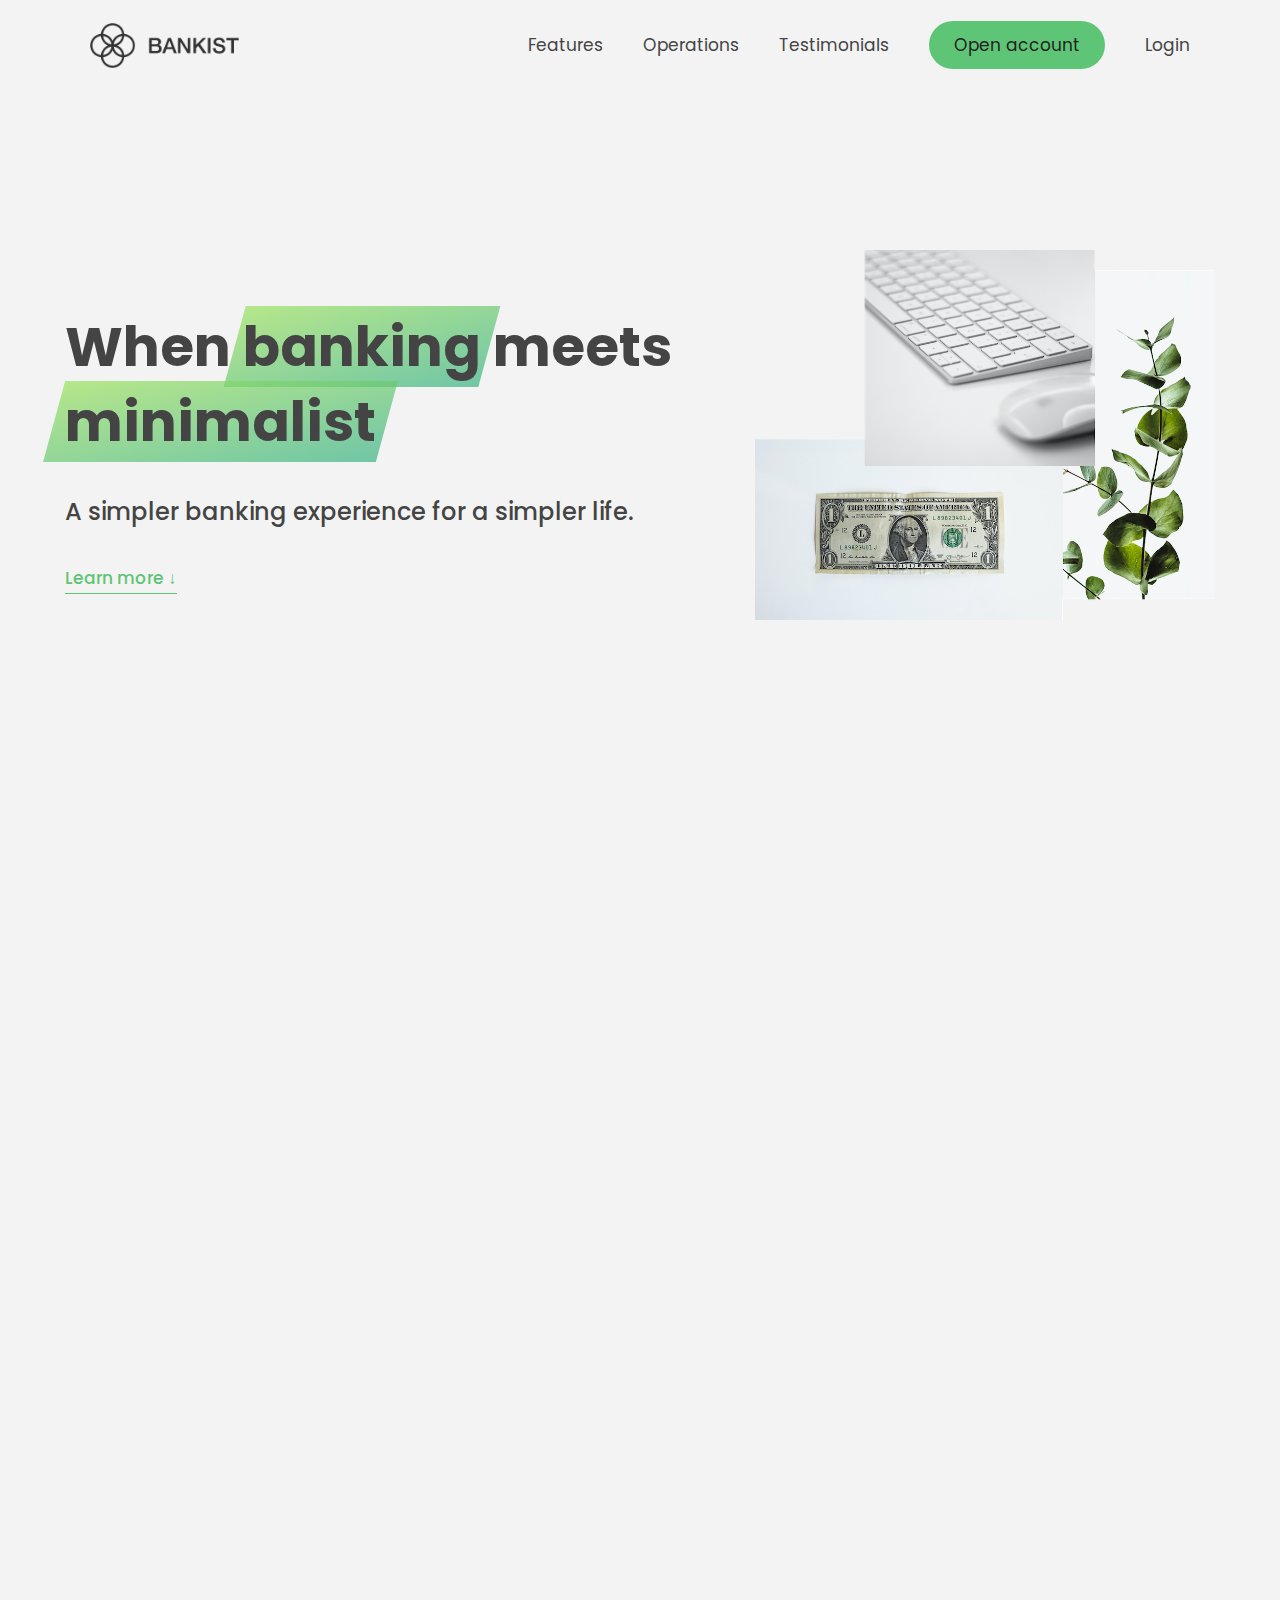
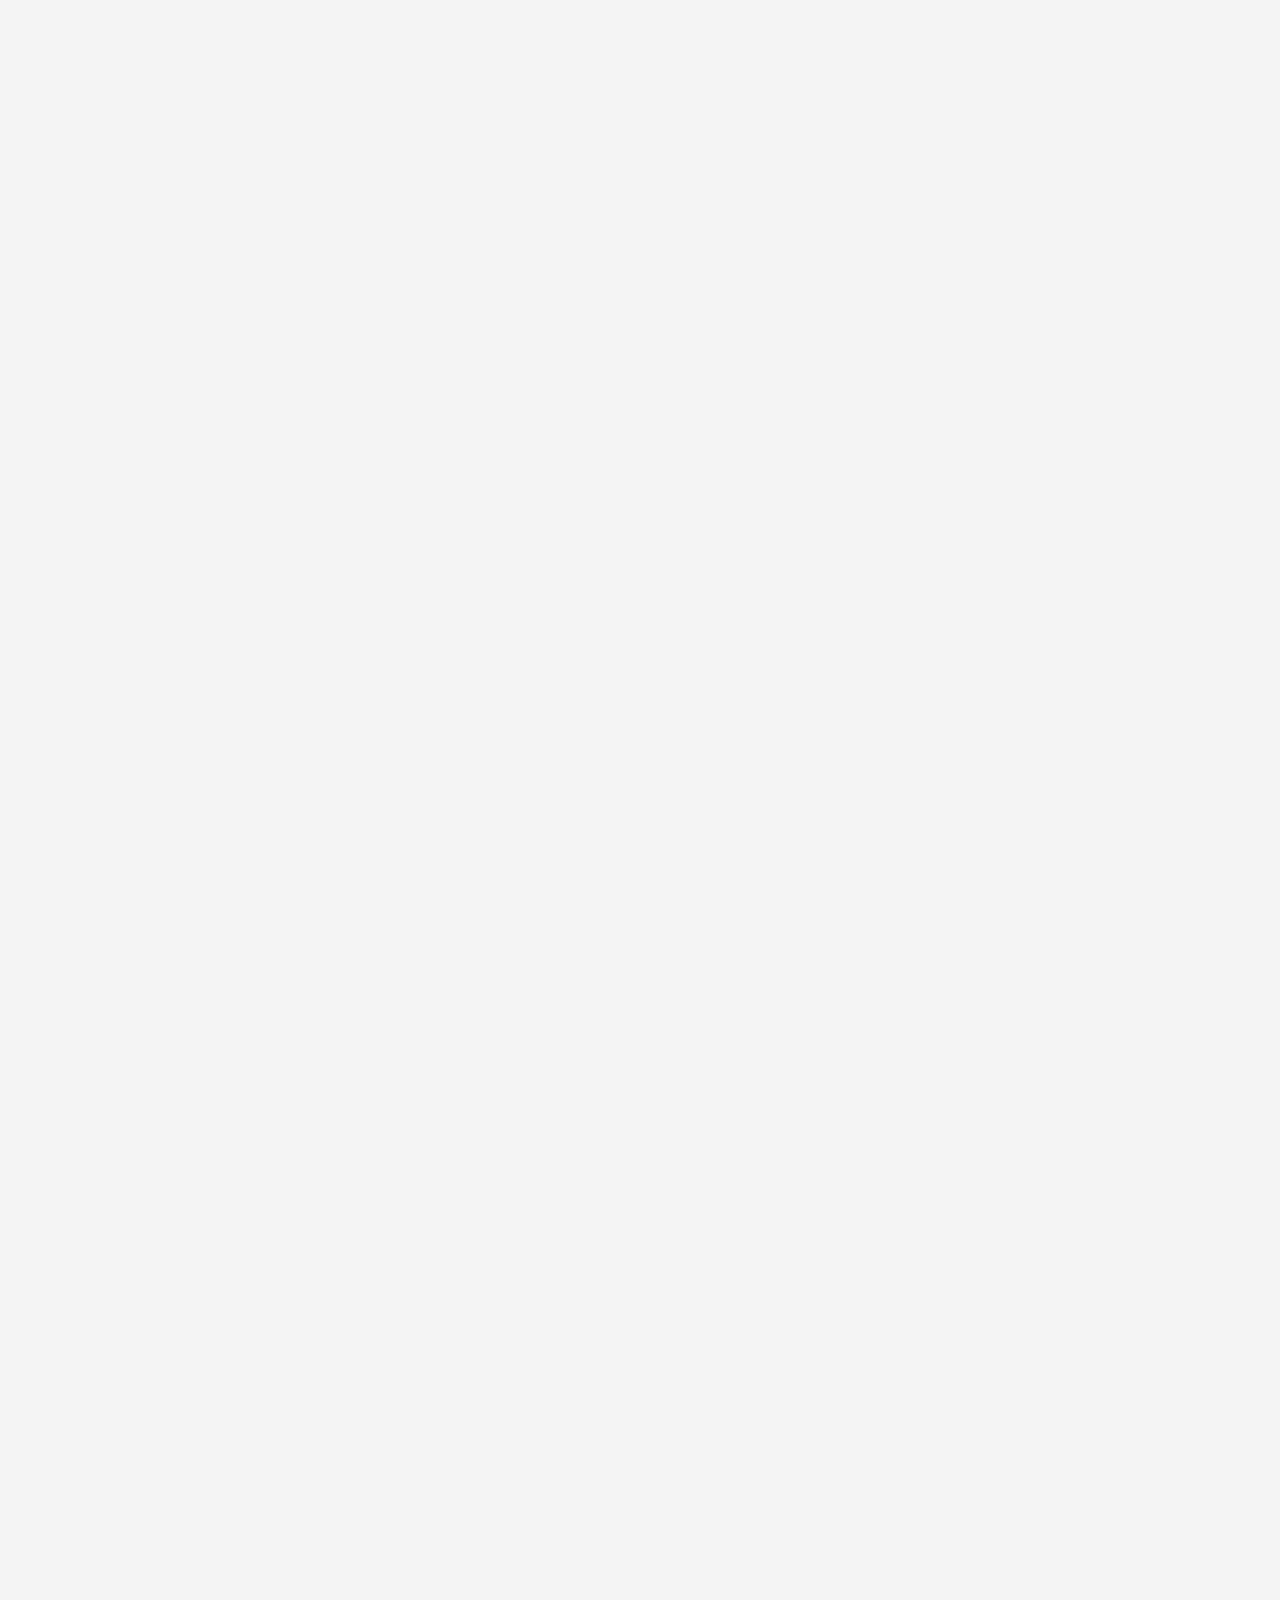
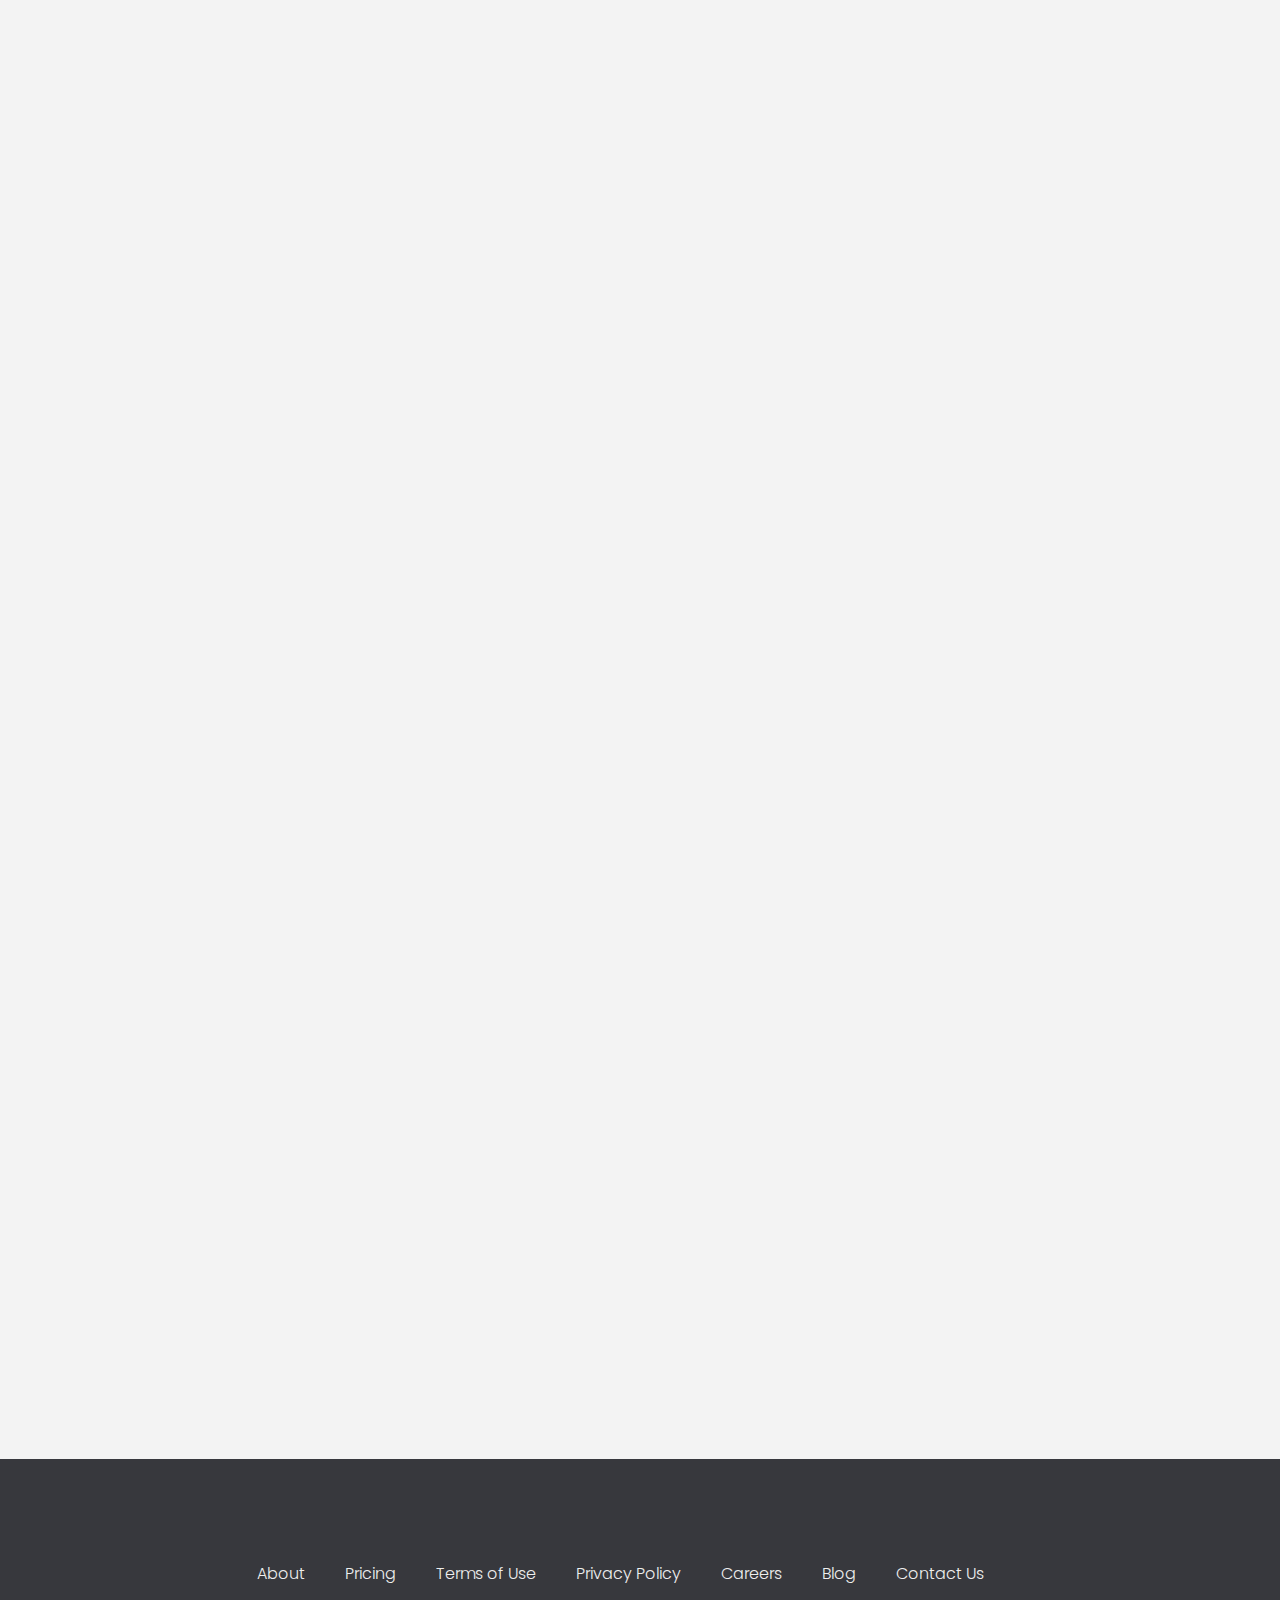
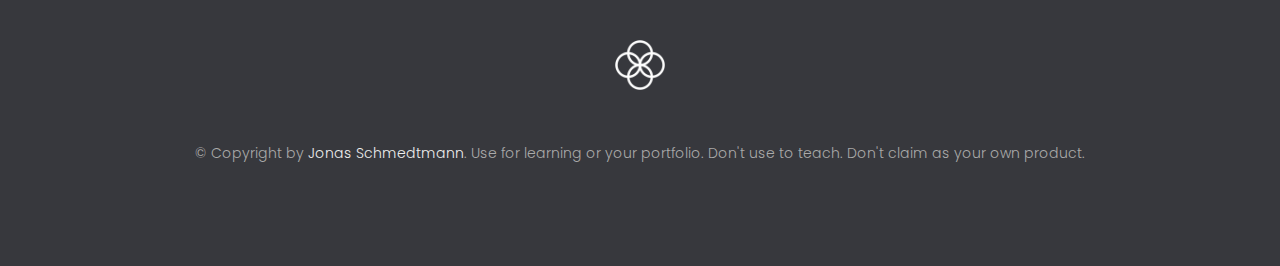
<file: index.html>
<!DOCTYPE html>
<html lang="en">
  <head>
    <meta charset="UTF-8" />
    <meta name="viewport" content="width=device-width, initial-scale=1.0" />
    <meta http-equiv="X-UA-Compatible" content="ie=edge" />
    <link rel="shortcut icon" type="image/png" href="img/icon.png" />

    <link
      href="https://fonts.googleapis.com/css?family=Poppins:300,400,500,600&display=swap"
      rel="stylesheet"
    />
    <link rel="stylesheet" href="css/style.css" />
    <script defer src="js/script.js"></script>

    <title>Bankist | When Banking meets Minimalist</title>
  </head>
  <body>
    <header class="header">
      <nav class="nav">
        <img
          src="img/logo.png"
          alt="Bankist logo"
          class="nav__logo"
          id="logo"
          data-version-number="3.0"
        />
        <ul class="nav__links">
          <li class="nav__item">
            <a class="nav__link" href="#section--1">Features</a>
          </li>
          <li class="nav__item">
            <a class="nav__link" href="#section--2">Operations</a>
          </li>
          <li class="nav__item">
            <a class="nav__link" href="#section--3">Testimonials</a>
          </li>
          <li class="nav__item">
            <a class="nav__link nav__link--btn btn--show-modal" href="#"
              >Open account</a
            >
          </li>
          <li class="nav__item">
            <a class="nav__link" href="html/bankistApp.html">Login</a>
          </li>
        </ul>
      </nav>

      <div class="header__title">
        <h1>
          When
          <!-- Green highlight effect -->
          <span class="highlight">banking</span>
          meets<br />
          <span class="highlight">minimalist</span>
        </h1>
        <h4>A simpler banking experience for a simpler life.</h4>
        <button class="btn--text btn--scroll-to">Learn more &DownArrow;</button>
        <img
          src="img/hero.png"
          class="header__img"
          alt="Minimalist bank items"
        />
      </div>
    </header>

    <section class="section" id="section--1">
      <div class="section__title">
        <h2 class="section__description">Features</h2>
        <h3 class="section__header">
          Everything you need in a modern bank and more.
        </h3>
      </div>

      <div class="features">
        <img
          src="img/digital-lazy.jpg"
          data-src="img/digital.jpg"
          alt="Computer"
          class="features__img lazy-img"
        />
        <div class="features__feature">
          <div class="features__icon">
            <svg>
              <use xlink:href="img/icons.svg#icon-monitor"></use>
            </svg>
          </div>
          <h5 class="features__header">100% digital bank</h5>
          <p>
            Lorem ipsum dolor sit amet consectetur adipisicing elit. Unde alias
            sint quos? Accusantium a fugiat porro reiciendis saepe quibusdam
            debitis ducimus.
          </p>
        </div>

        <div class="features__feature">
          <div class="features__icon">
            <svg>
              <use xlink:href="img/icons.svg#icon-trending-up"></use>
            </svg>
          </div>
          <h5 class="features__header">Watch your money grow</h5>
          <p>
            Nesciunt quos autem dolorum voluptates cum dolores dicta fuga
            inventore ab? Nulla incidunt eius numquam sequi iste pariatur
            quibusdam!
          </p>
        </div>
        <img
          src="img/grow-lazy.jpg"
          data-src="img/grow.jpg"
          alt="Plant"
          class="features__img lazy-img"
        />

        <img
          src="img/card-lazy.jpg"
          data-src="img/card.jpg"
          alt="Credit card"
          class="features__img lazy-img"
        />
        <div class="features__feature">
          <div class="features__icon">
            <svg>
              <use xlink:href="img/icons.svg#icon-credit-card"></use>
            </svg>
          </div>
          <h5 class="features__header">Free debit card included</h5>
          <p>
            Quasi, fugit in cumque cupiditate reprehenderit debitis animi enim
            eveniet consequatur odit quam quos possimus assumenda dicta fuga
            inventore ab.
          </p>
        </div>
      </div>
    </section>

    <section class="section" id="section--2">
      <div class="section__title">
        <h2 class="section__description">Operations</h2>
        <h3 class="section__header">
          Everything as simple as possible, but no simpler.
        </h3>
      </div>

      <div class="operations">
        <div class="operations__tab-container">
          <button
            class="btn operations__tab operations__tab--1 operations__tab--active"
            data-tab="1"
          >
            <span>01</span>Instant Transfers
          </button>
          <button class="btn operations__tab operations__tab--2" data-tab="2">
            <span>02</span>Instant Loans
          </button>
          <button class="btn operations__tab operations__tab--3" data-tab="3">
            <span>03</span>Instant Closing
          </button>
        </div>
        <div
          class="operations__content operations__content--1 operations__content--active"
        >
          <div class="operations__icon operations__icon--1">
            <svg>
              <use xlink:href="img/icons.svg#icon-upload"></use>
            </svg>
          </div>
          <h5 class="operations__header">
            Tranfser money to anyone, instantly! No fees, no BS.
          </h5>
          <p>
            Lorem ipsum dolor sit amet, consectetur adipisicing elit, sed do
            eiusmod tempor incididunt ut labore et dolore magna aliqua. Ut enim
            ad minim veniam, quis nostrud exercitation ullamco laboris nisi ut
            aliquip ex ea commodo consequat.
          </p>
        </div>

        <div class="operations__content operations__content--2">
          <div class="operations__icon operations__icon--2">
            <svg>
              <use xlink:href="img/icons.svg#icon-home"></use>
            </svg>
          </div>
          <h5 class="operations__header">
            Buy a home or make your dreams come true, with instant loans.
          </h5>
          <p>
            Duis aute irure dolor in reprehenderit in voluptate velit esse
            cillum dolore eu fugiat nulla pariatur. Excepteur sint occaecat
            cupidatat non proident, sunt in culpa qui officia deserunt mollit
            anim id est laborum.
          </p>
        </div>
        <div class="operations__content operations__content--3">
          <div class="operations__icon operations__icon--3">
            <svg>
              <use xlink:href="img/icons.svg#icon-user-x"></use>
            </svg>
          </div>
          <h5 class="operations__header">
            No longer need your account? No problem! Close it instantly.
          </h5>
          <p>
            Excepteur sint occaecat cupidatat non proident, sunt in culpa qui
            officia deserunt mollit anim id est laborum. Ut enim ad minim
            veniam, quis nostrud exercitation ullamco laboris nisi ut aliquip ex
            ea commodo consequat.
          </p>
        </div>
      </div>
    </section>

    <section class="section" id="section--3">
      <div class="section__title section__title--testimonials">
        <h2 class="section__description">Not sure yet?</h2>
        <h3 class="section__header">
          Millions of Bankists are already making their lifes simpler.
        </h3>
      </div>

      <div class="slider">
        <div class="slide slide--1">
          <div class="testimonial">
            <h5 class="testimonial__header">Best financial decision ever!</h5>
            <blockquote class="testimonial__text">
              Lorem ipsum dolor sit, amet consectetur adipisicing elit.
              Accusantium quas quisquam non? Quas voluptate nulla minima
              deleniti optio ullam nesciunt, numquam corporis et asperiores
              laboriosam sunt, praesentium suscipit blanditiis. Necessitatibus
              id alias reiciendis, perferendis facere pariatur dolore veniam
              autem esse non voluptatem saepe provident nihil molestiae.
            </blockquote>
            <address class="testimonial__author">
              <img src="img/user-1.jpg" alt="" class="testimonial__photo" />
              <h6 class="testimonial__name">Aarav Lynn</h6>
              <p class="testimonial__location">San Francisco, USA</p>
            </address>
          </div>
        </div>

        <div class="slide slide--2">
          <div class="testimonial">
            <h5 class="testimonial__header">
              The last step to becoming a complete minimalist
            </h5>
            <blockquote class="testimonial__text">
              Quisquam itaque deserunt ullam, quia ea repellendus provident,
              ducimus neque ipsam modi voluptatibus doloremque, corrupti
              laborum. Incidunt numquam perferendis veritatis neque repellendus.
              Lorem, ipsum dolor sit amet consectetur adipisicing elit. Illo
              deserunt exercitationem deleniti.
            </blockquote>
            <address class="testimonial__author">
              <img src="img/user-2.jpg" alt="" class="testimonial__photo" />
              <h6 class="testimonial__name">Miyah Miles</h6>
              <p class="testimonial__location">London, UK</p>
            </address>
          </div>
        </div>

        <div class="slide slide--3">
          <div class="testimonial">
            <h5 class="testimonial__header">
              Finally free from old-school banks
            </h5>
            <blockquote class="testimonial__text">
              Debitis, nihil sit minus suscipit magni aperiam vel tenetur
              incidunt commodi architecto numquam omnis nulla autem,
              necessitatibus blanditiis modi similique quidem. Odio aliquam
              culpa dicta beatae quod maiores ipsa minus consequatur error sunt,
              deleniti saepe aliquid quos inventore sequi. Necessitatibus id
              alias reiciendis, perferendis facere.
            </blockquote>
            <address class="testimonial__author">
              <img src="img/user-3.jpg" alt="" class="testimonial__photo" />
              <h6 class="testimonial__name">Francisco Gomes</h6>
              <p class="testimonial__location">Lisbon, Portugal</p>
            </address>
          </div>
        </div>

        <!-- <div class="slide"><img src="img/img-1.jpg" alt="Photo 1" /></div>
        <div class="slide"><img src="img/img-2.jpg" alt="Photo 2" /></div>
        <div class="slide"><img src="img/img-3.jpg" alt="Photo 3" /></div>
        <div class="slide"><img src="img/img-4.jpg" alt="Photo 4" /></div> -->
        <button class="slider__btn slider__btn--left">&larr;</button>
        <button class="slider__btn slider__btn--right">&rarr;</button>
        <div class="dots"></div>
      </div>
    </section>

    <section class="section section--sign-up">
      <div class="section__title">
        <h3 class="section__header">
          The best day to join Bankist was one year ago. The second best is
          today!
        </h3>
      </div>
      <button class="btn btn--show-modal">Open your free account today!</button>
    </section>

    <footer class="footer">
      <ul class="footer__nav">
        <li class="footer__item">
          <a class="footer__link" href="#">About</a>
        </li>
        <li class="footer__item">
          <a class="footer__link" href="#">Pricing</a>
        </li>
        <li class="footer__item">
          <a class="footer__link" href="#">Terms of Use</a>
        </li>
        <li class="footer__item">
          <a class="footer__link" href="#">Privacy Policy</a>
        </li>
        <li class="footer__item">
          <a class="footer__link" href="#">Careers</a>
        </li>
        <li class="footer__item">
          <a class="footer__link" href="#">Blog</a>
        </li>
        <li class="footer__item">
          <a class="footer__link" href="#">Contact Us</a>
        </li>
      </ul>
      <img src="img/icon.png" alt="Logo" class="footer__logo" />
      <p class="footer__copyright">
        &copy; Copyright by
        <a
          class="footer__link twitter-link"
          target="_blank"
          href="https://twitter.com/jonasschmedtman"
          >Jonas Schmedtmann</a
        >. Use for learning or your portfolio. Don't use to teach. Don't claim
        as your own product.
      </p>
    </footer>

    <div class="modal hidden">
      <button class="btn--close-modal">&times;</button>
      <h2 class="modal__header">
        Open your bank account <br />
        in just <span class="highlight">5 minutes</span>
      </h2>
      <form class="modal__form">
        <label>First Name</label>
        <input type="text" />
        <label>Last Name</label>
        <input type="text" />
        <label>Email Address</label>
        <input type="email" />
        <button class="btn">Next step &rarr;</button>
      </form>
    </div>
    <div class="overlay hidden"></div>
  </body>
</html>
</file>
<file: css/style.css>
/* The page is NOT responsive. You can implement responsiveness yourself if you wanna have some fun 😃 */

:root {
  --color-primary: #5ec576;
  --color-secondary: #ffcb03;
  --color-tertiary: #ff585f;
  --color-primary-darker: #4bbb7d;
  --color-secondary-darker: #ffbb00;
  --color-tertiary-darker: #fd424b;
  --color-primary-opacity: #5ec5763a;
  --color-secondary-opacity: #ffcd0331;
  --color-tertiary-opacity: #ff58602d;
  --gradient-primary: linear-gradient(to top left, #39b385, #9be15d);
  --gradient-secondary: linear-gradient(to top left, #ffb003, #ffcb03);
}

* {
  margin: 0;
  padding: 0;
  box-sizing: inherit;
}

html {
  font-size: 62.5%;
  box-sizing: border-box;
}

body {
  font-family: 'Poppins', sans-serif;
  font-weight: 300;
  color: #444;
  line-height: 1.9;
  background-color: #f3f3f3;
}

/* GENERAL ELEMENTS */
.section {
  padding: 15rem 3rem;
  border-top: 1px solid #ddd;

  transition: transform 1s, opacity 1s;
}

.section--hidden {
  opacity: 0;
  transform: translateY(8rem);
}

.section__title {
  max-width: 80rem;
  margin: 0 auto 8rem auto;
}

.section__description {
  font-size: 1.8rem;
  font-weight: 600;
  text-transform: uppercase;
  color: var(--color-primary);
  margin-bottom: 1rem;
}

.section__header {
  font-size: 4rem;
  line-height: 1.3;
  font-weight: 500;
}

.btn {
  display: inline-block;
  background-color: var(--color-primary);
  font-size: 1.6rem;
  font-family: inherit;
  font-weight: 500;
  border: none;
  padding: 1.25rem 4.5rem;
  border-radius: 10rem;
  cursor: pointer;
  transition: all 0.3s;
}

.btn:hover {
  background-color: var(--color-primary-darker);
}

.btn--text {
  display: inline-block;
  background: none;
  font-size: 1.7rem;
  font-family: inherit;
  font-weight: 500;
  color: var(--color-primary);
  border: none;
  border-bottom: 1px solid currentColor;
  padding-bottom: 2px;
  cursor: pointer;
  transition: all 0.3s;
}

p {
  color: #666;
}

/* This is BAD for accessibility! Don't do in the real world! */
button:focus {
  outline: none;
}

img {
  transition: filter 0.5s;
}

.lazy-img {
  filter: blur(20px);
}

/* NAVIGATION */
.nav {
  display: flex;
  justify-content: space-between;
  align-items: center;
  height: 9rem;
  width: 100%;
  padding: 0 6rem;
  z-index: 100;
}

/* nav and stickly class at the same time */
.nav.sticky {
  position: fixed;
  background-color: rgba(255, 255, 255, 0.95);
}

.nav__logo {
  height: 4.5rem;
  transition: all 0.3s;
}

.nav__links {
  display: flex;
  align-items: center;
  list-style: none;
}

.nav__item {
  margin-left: 4rem;
}

.nav__link:link,
.nav__link:visited {
  font-size: 1.7rem;
  font-weight: 400;
  color: inherit;
  text-decoration: none;
  display: block;
  transition: all 0.3s;
}

.nav__link--btn:link,
.nav__link--btn:visited {
  padding: 0.8rem 2.5rem;
  border-radius: 3rem;
  background-color: var(--color-primary);
  color: #222;
}

.nav__link--btn:hover,
.nav__link--btn:active {
  color: inherit;
  background-color: var(--color-primary-darker);
  color: #333;
}

/* HEADER */
.header {
  padding: 0 3rem;
  height: 100vh;
  display: flex;
  flex-direction: column;
  align-items: center;
}

.header__title {
  flex: 1;

  max-width: 115rem;
  display: grid;
  grid-template-columns: 3fr 2fr;
  row-gap: 3rem;
  align-content: center;
  justify-content: center;

  align-items: start;
  justify-items: start;
}

h1 {
  font-size: 5.5rem;
  line-height: 1.35;
}

h4 {
  font-size: 2.4rem;
  font-weight: 500;
}

.header__img {
  width: 100%;
  grid-column: 2 / 3;
  grid-row: 1 / span 4;
  transform: translateY(-6rem);
}

.highlight {
  position: relative;
}

.highlight::after {
  display: block;
  content: '';
  position: absolute;
  bottom: 0;
  left: 0;
  height: 100%;
  width: 100%;
  z-index: -1;
  opacity: 0.7;
  transform: scale(1.07, 1.05) skewX(-15deg);
  background-image: var(--gradient-primary);
}

/* FEATURES */
.features {
  display: grid;
  grid-template-columns: 1fr 1fr;
  gap: 4rem;
  margin: 0 12rem;
}

.features__img {
  width: 100%;
}

.features__feature {
  align-self: center;
  justify-self: center;
  width: 70%;
  font-size: 1.5rem;
}

.features__icon {
  display: flex;
  align-items: center;
  justify-content: center;
  background-color: var(--color-primary-opacity);
  height: 5.5rem;
  width: 5.5rem;
  border-radius: 50%;
  margin-bottom: 2rem;
}

.features__icon svg {
  height: 2.5rem;
  width: 2.5rem;
  fill: var(--color-primary);
}

.features__header {
  font-size: 2rem;
  margin-bottom: 1rem;
}

/* OPERATIONS */
.operations {
  max-width: 100rem;
  margin: 12rem auto 0 auto;

  background-color: #fff;
}

.operations__tab-container {
  display: flex;
  justify-content: center;
}

.operations__tab {
  margin-right: 2.5rem;
  transform: translateY(-50%);
}

.operations__tab span {
  margin-right: 1rem;
  font-weight: 600;
  display: inline-block;
}

.operations__tab--1 {
  background-color: var(--color-secondary);
}

.operations__tab--1:hover {
  background-color: var(--color-secondary-darker);
}

.operations__tab--3 {
  background-color: var(--color-tertiary);
  margin: 0;
}

.operations__tab--3:hover {
  background-color: var(--color-tertiary-darker);
}

.operations__tab--active {
  transform: translateY(-66%);
}

.operations__content {
  display: none;

  /* JUST PRESENTATIONAL */
  font-size: 1.7rem;
  padding: 2.5rem 7rem 6.5rem 7rem;
}

.operations__content--active {
  display: grid;
  grid-template-columns: 7rem 1fr;
  column-gap: 3rem;
  row-gap: 0.5rem;
}

.operations__header {
  font-size: 2.25rem;
  font-weight: 500;
  align-self: center;
}

.operations__icon {
  display: flex;
  align-items: center;
  justify-content: center;
  height: 7rem;
  width: 7rem;
  border-radius: 50%;
}

.operations__icon svg {
  height: 2.75rem;
  width: 2.75rem;
}

.operations__content p {
  grid-column: 2;
}

.operations__icon--1 {
  background-color: var(--color-secondary-opacity);
}
.operations__icon--2 {
  background-color: var(--color-primary-opacity);
}
.operations__icon--3 {
  background-color: var(--color-tertiary-opacity);
}
.operations__icon--1 svg {
  fill: var(--color-secondary-darker);
}
.operations__icon--2 svg {
  fill: var(--color-primary);
}
.operations__icon--3 svg {
  fill: var(--color-tertiary);
}

/* SLIDER */
.slider {
  max-width: 100rem;
  height: 50rem;
  margin: 0 auto;
  position: relative;

  /* IN THE END */
  overflow: hidden;
}

.slide {
  position: absolute;
  top: 0;
  width: 100%;
  height: 50rem;

  display: flex;
  align-items: center;
  justify-content: center;

  /* THIS creates the animation! */
  transition: transform 1s;
}

.slide > img {
  /* Only for images that have different size than slide */
  width: 100%;
  height: 100%;
  object-fit: cover;
}

.slider__btn {
  position: absolute;
  top: 50%;
  z-index: 10;

  border: none;
  background: rgba(255, 255, 255, 0.7);
  font-family: inherit;
  color: #333;
  border-radius: 50%;
  height: 5.5rem;
  width: 5.5rem;
  font-size: 3.25rem;
  cursor: pointer;
}

.slider__btn--left {
  left: 6%;
  transform: translate(-50%, -50%);
}

.slider__btn--right {
  right: 6%;
  transform: translate(50%, -50%);
}

.dots {
  position: absolute;
  bottom: 5%;
  left: 50%;
  transform: translateX(-50%);
  display: flex;
}

.dots__dot {
  border: none;
  background-color: #b9b9b9;
  opacity: 0.7;
  height: 1rem;
  width: 1rem;
  border-radius: 50%;
  margin-right: 1.75rem;
  cursor: pointer;
  transition: all 0.5s;

  /* Only necessary when overlying images */
  /* box-shadow: 0 0.6rem 1.5rem rgba(0, 0, 0, 0.7); */
}

.dots__dot:last-child {
  margin: 0;
}

.dots__dot--active {
  /* background-color: #fff; */
  background-color: #888;
  opacity: 1;
}

/* TESTIMONIALS */
.testimonial {
  width: 65%;
  position: relative;
}

.testimonial::before {
  content: '\201C';
  position: absolute;
  top: -5.7rem;
  left: -6.8rem;
  line-height: 1;
  font-size: 20rem;
  font-family: inherit;
  color: var(--color-primary);
  z-index: -1;
}

.testimonial__header {
  font-size: 2.25rem;
  font-weight: 500;
  margin-bottom: 1.5rem;
}

.testimonial__text {
  font-size: 1.7rem;
  margin-bottom: 3.5rem;
  color: #666;
}

.testimonial__author {
  margin-left: 3rem;
  font-style: normal;

  display: grid;
  grid-template-columns: 6.5rem 1fr;
  column-gap: 2rem;
}

.testimonial__photo {
  grid-row: 1 / span 2;
  width: 6.5rem;
  border-radius: 50%;
}

.testimonial__name {
  font-size: 1.7rem;
  font-weight: 500;
  align-self: end;
  margin: 0;
}

.testimonial__location {
  font-size: 1.5rem;
}

.section__title--testimonials {
  margin-bottom: 4rem;
}

/* SIGNUP */
.section--sign-up {
  background-color: #37383d;
  border-top: none;
  border-bottom: 1px solid #444;
  text-align: center;
  padding: 10rem 3rem;
}

.section--sign-up .section__header {
  color: #fff;
  text-align: center;
}

.section--sign-up .section__title {
  margin-bottom: 6rem;
}

.section--sign-up .btn {
  font-size: 1.9rem;
  padding: 2rem 5rem;
}

/* FOOTER */
.footer {
  padding: 10rem 3rem;
  background-color: #37383d;
}

.footer__nav {
  list-style: none;
  display: flex;
  justify-content: center;
  margin-bottom: 5rem;
}

.footer__item {
  margin-right: 4rem;
}

.footer__link {
  font-size: 1.6rem;
  color: #eee;
  text-decoration: none;
}

.footer__logo {
  height: 5rem;
  display: block;
  margin: 0 auto;
  margin-bottom: 5rem;
}

.footer__copyright {
  font-size: 1.4rem;
  color: #aaa;
  text-align: center;
}

.footer__copyright .footer__link {
  font-size: 1.4rem;
}

/* MODAL WINDOW */
.modal {
  position: fixed;
  top: 50%;
  left: 50%;
  transform: translate(-50%, -50%);
  max-width: 60rem;
  background-color: #f3f3f3;
  padding: 5rem 6rem;
  box-shadow: 0 4rem 6rem rgba(0, 0, 0, 0.3);
  z-index: 1000;
  transition: all 0.5s;
}

.overlay {
  position: fixed;
  top: 0;
  left: 0;
  width: 100%;
  height: 100%;
  background-color: rgba(0, 0, 0, 0.5);
  backdrop-filter: blur(4px);
  z-index: 100;
  transition: all 0.5s;
}

.modal__header {
  font-size: 3.25rem;
  margin-bottom: 4.5rem;
  line-height: 1.5;
}

.modal__form {
  margin: 0 3rem;
  display: grid;
  grid-template-columns: 1fr 2fr;
  align-items: center;
  gap: 2.5rem;
}

.modal__form label {
  font-size: 1.7rem;
  font-weight: 500;
}

.modal__form input {
  font-size: 1.7rem;
  padding: 1rem 1.5rem;
  border: 1px solid #ddd;
  border-radius: 0.5rem;
}

.modal__form button {
  grid-column: 1 / span 2;
  justify-self: center;
  margin-top: 1rem;
}

.btn--close-modal {
  font-family: inherit;
  color: inherit;
  position: absolute;
  top: 0.5rem;
  right: 2rem;
  font-size: 4rem;
  cursor: pointer;
  border: none;
  background: none;
}

.hidden {
  visibility: hidden;
  opacity: 0;
}

/* COOKIE MESSAGE */
.cookie-message {
  display: flex;
  align-items: center;
  justify-content: space-evenly;
  width: 100%;
  background-color: white;
  color: #bbb;
  font-size: 1.5rem;
  font-weight: 400;
}
</file>
